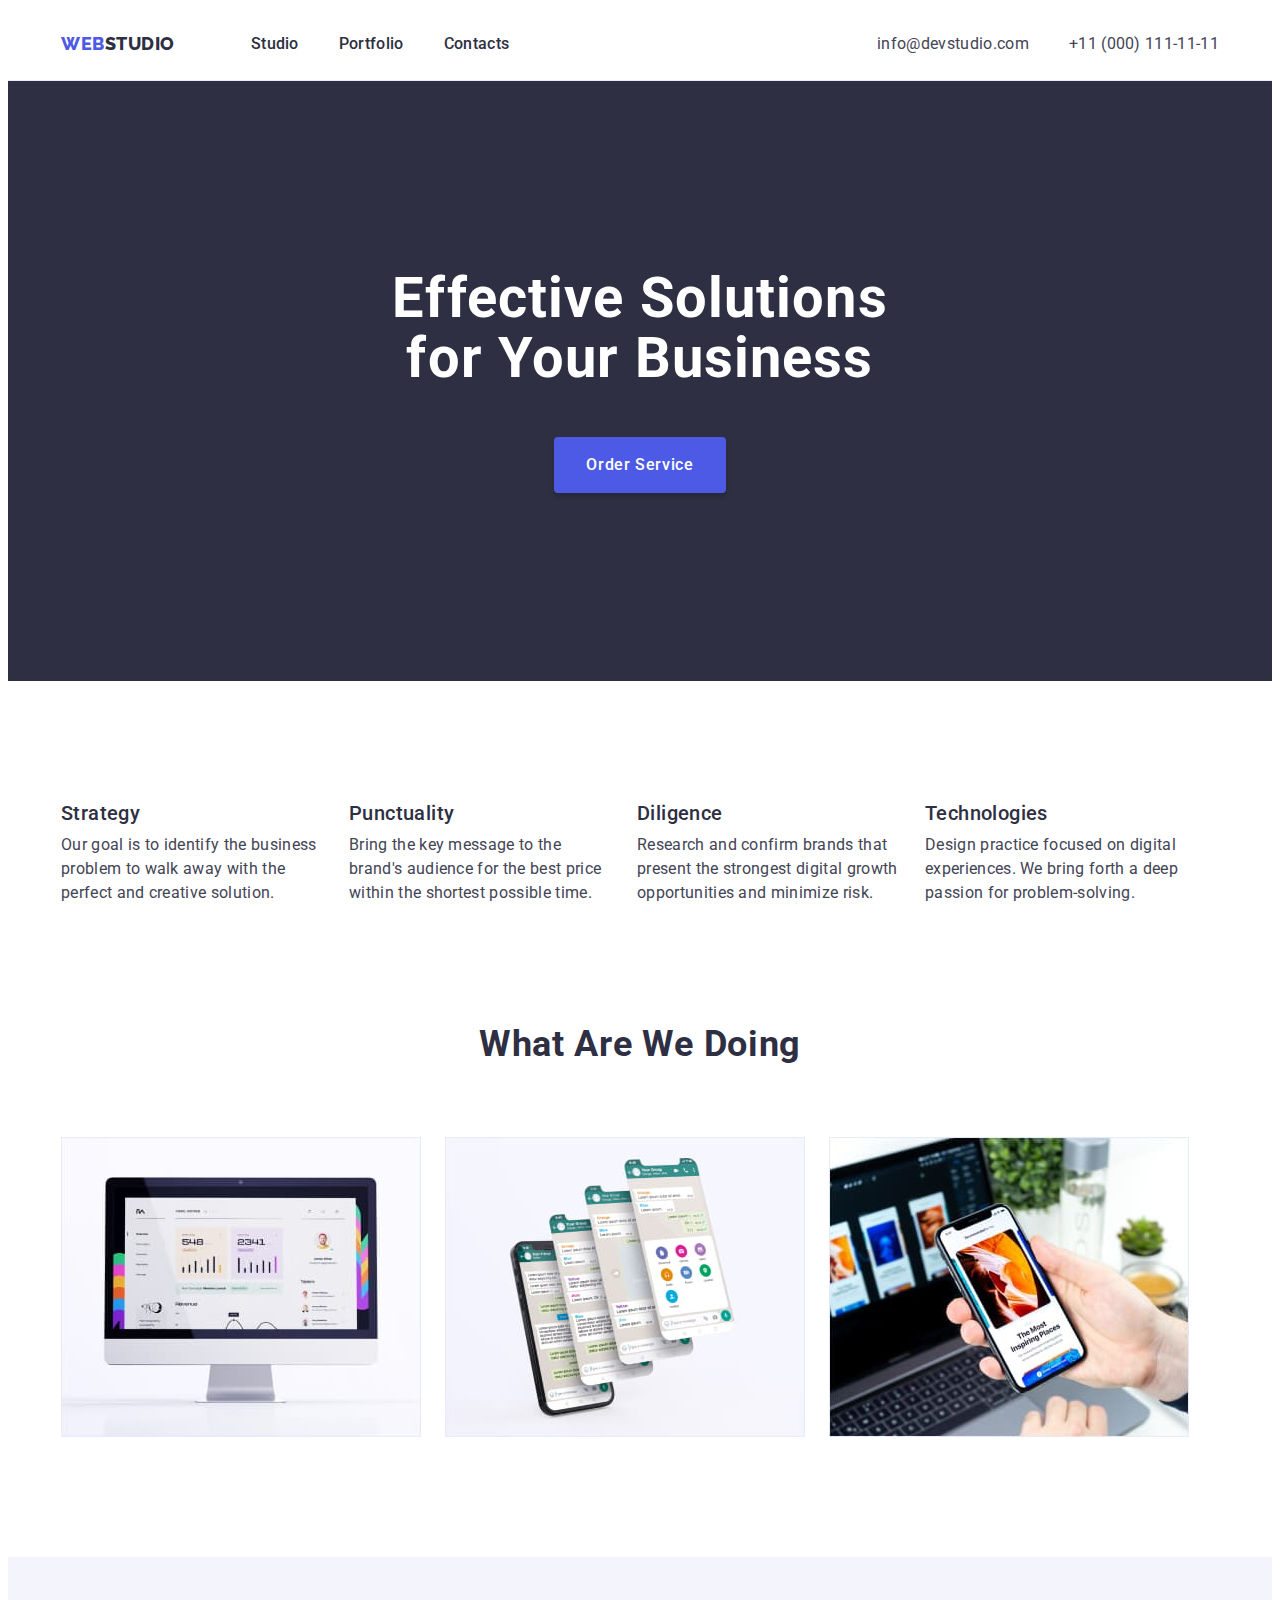
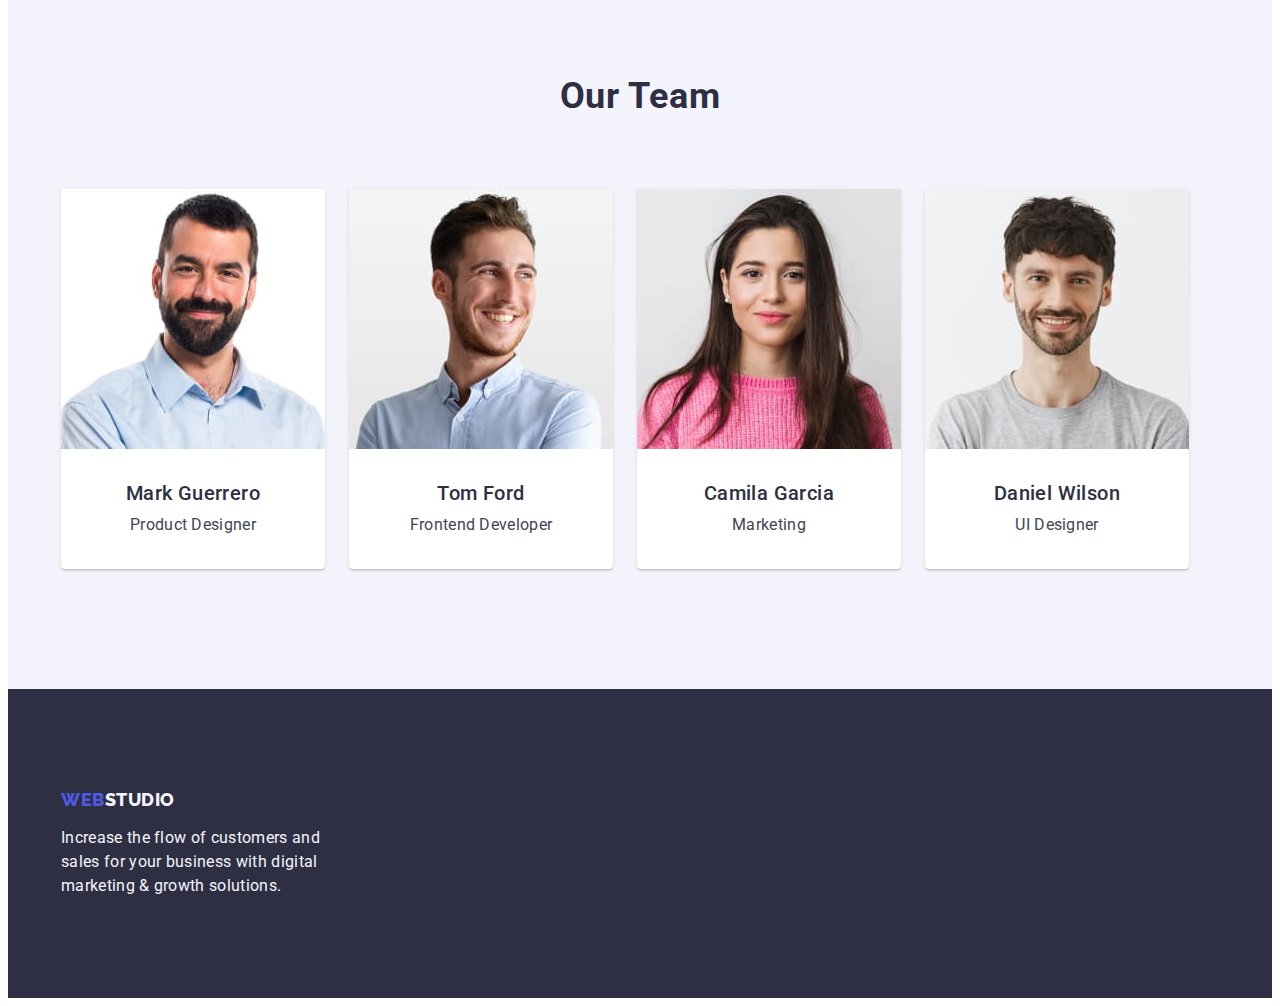
<file: index.html>
<!DOCTYPE html>
<html lang="en">
  <head>
    <meta charset="UTF-8" />
    <meta http-equiv="X-UA-Compatible" content="IE=edge" />
    <meta name="viewport" content="width=device-width, initial-scale=1.0" />
    <title>WebStudio</title>
    <link rel="preconnect" href="https://fonts.googleapis.com" />
    <link rel="preconnect" href="https://fonts.gstatic.com" crossorigin />
    <link
      href="https://fonts.googleapis.com/css2?family=Raleway:wght@800&family=Roboto:wght@400;500;700&display=swap"
      rel="stylesheet"
    />
    <link
      rel="stylesheet"
      href="https://cdnjs.cloudflare.com/ajax/libs/modern-normalize/1.1.0/modern-normalize.min.css"
      integrity="sha512-wpPYUAdjBVSE4KJnH1VR1HeZfpl1ub8YT/NKx4PuQ5NmX2tKuGu6U/JRp5y+Y8XG2tV+wKQpNHVUX03MfMFn9Q=="
      crossorigin="anonymous"
      referrerpolicy="no-referrer"
    />
    <link rel="stylesheet" href="./css/styles.css" />
  </head>
  <body>
    <header class="page-header">
      <div class="page-nav container">
        <nav class="site-nav">
          <a class="logo link" href="./index.html"
            >Web<span class="logo-navy">Studio</span></a
          >
          <ul class="nav-list list">
            <li><a class="nav-link link" href="./index.html">Studio</a></li>
            <li>
              <a class="nav-link link" href="./portfolio.html">Portfolio</a>
            </li>
            <li><a class="nav-link link" href="">Contacts</a></li>
          </ul>
        </nav>
        <address class="contacts">
          <ul class="contact-list list">
            <li>
              <a class="contact link" href="mailto:info@devstudio.com"
                >info@devstudio.com</a
              >
            </li>
            <li>
              <a class="contact link" href="tel:+110001111111"
                >+11 (000) 111-11-11</a
              >
            </li>
          </ul>
        </address>
      </div>
    </header>
    <main>
      <section class="hero">
        <h1 class="hero-title">Effective Solutions for Your Business</h1>
        <button class="hero-btn" type="button">Order Service</button>
      </section>
      <section class="advantages">
        <div class="container">
          <h2 class="visually-hidden">Our Advantages</h2>
          <ul class="adv-list list">
            <li>
              <h3 class="adv-title">Strategy</h3>
              <p class="adv-text">
                Our goal is to identify the business problem to walk away with
                the perfect and creative solution.
              </p>
            </li>
            <li>
              <h3 class="adv-title">Punctuality</h3>
              <p class="adv-text">
                Bring the key message to the brand's audience for the best price
                within the shortest possible time.
              </p>
            </li>
            <li>
              <h3 class="adv-title">Diligence</h3>
              <p class="adv-text">
                Research and confirm brands that present the strongest digital
                growth opportunities and minimize risk.
              </p>
            </li>
            <li>
              <h3 class="adv-title">Technologies</h3>
              <p class="adv-text">
                Design practice focused on digital experiences. We bring forth a
                deep passion for problem-solving.
              </p>
            </li>
          </ul>
        </div>
      </section>
      <section class="work">
        <div class="container">
          <h2 class="work-title">What are we doing</h2>
          <ul class="work-list list">
            <li>
              <img
                src="./images/img-4.jpg"
                alt="Computer monitor"
                width="360"
              />
            </li>
            <li>
              <img
                src="./images/img-5.jpg"
                alt="Mobile phone screen"
                width="360"
              />
            </li>
            <li>
              <img
                src="./images/img-6.jpg"
                alt="Arm holding a mobile phone"
                width="360"
              />
            </li>
          </ul>
        </div>
      </section>
      <section class="team">
        <div class="container">
          <h2 class="work-title">Our Team</h2>
          <ul class="team-list list">
            <li class="team-card">
              <img src="./images/img-7.jpg" alt="Mark Guerrero" width="264" />
              <h3 class="team-name">Mark Guerrero</h3>
              <p class="team-position">Product Designer</p>
            </li>
            <li class="team-card">
              <img src="./images/img-1.jpg" alt="Tom Ford" width="264" />
              <h3 class="team-name">Tom Ford</h3>
              <p class="team-position">Frontend Developer</p>
            </li>
            <li class="team-card">
              <img src="./images/img-2.jpg" alt="Camila Garcia" width="264" />
              <h3 class="team-name">Camila Garcia</h3>
              <p class="team-position">Marketing</p>
            </li>
            <li class="team-card">
              <img src="./images/img-3.jpg" alt="Daniel Wilson" width="264" />
              <h3 class="team-name">Daniel Wilson</h3>
              <p class="team-position">UI Designer</p>
            </li>
          </ul>
        </div>
      </section>
    </main>
    <footer class="footer">
      <div class="container">
        <a class="logo link" href="./index.html"
          >Web<span class="logo-cloud">Studio</span></a
        >
        <p class="footer-slogan">
          Increase the flow of customers and sales for your business with
          digital marketing & growth solutions.
        </p>
      </div>
    </footer>
  </body>
</html>
</file>
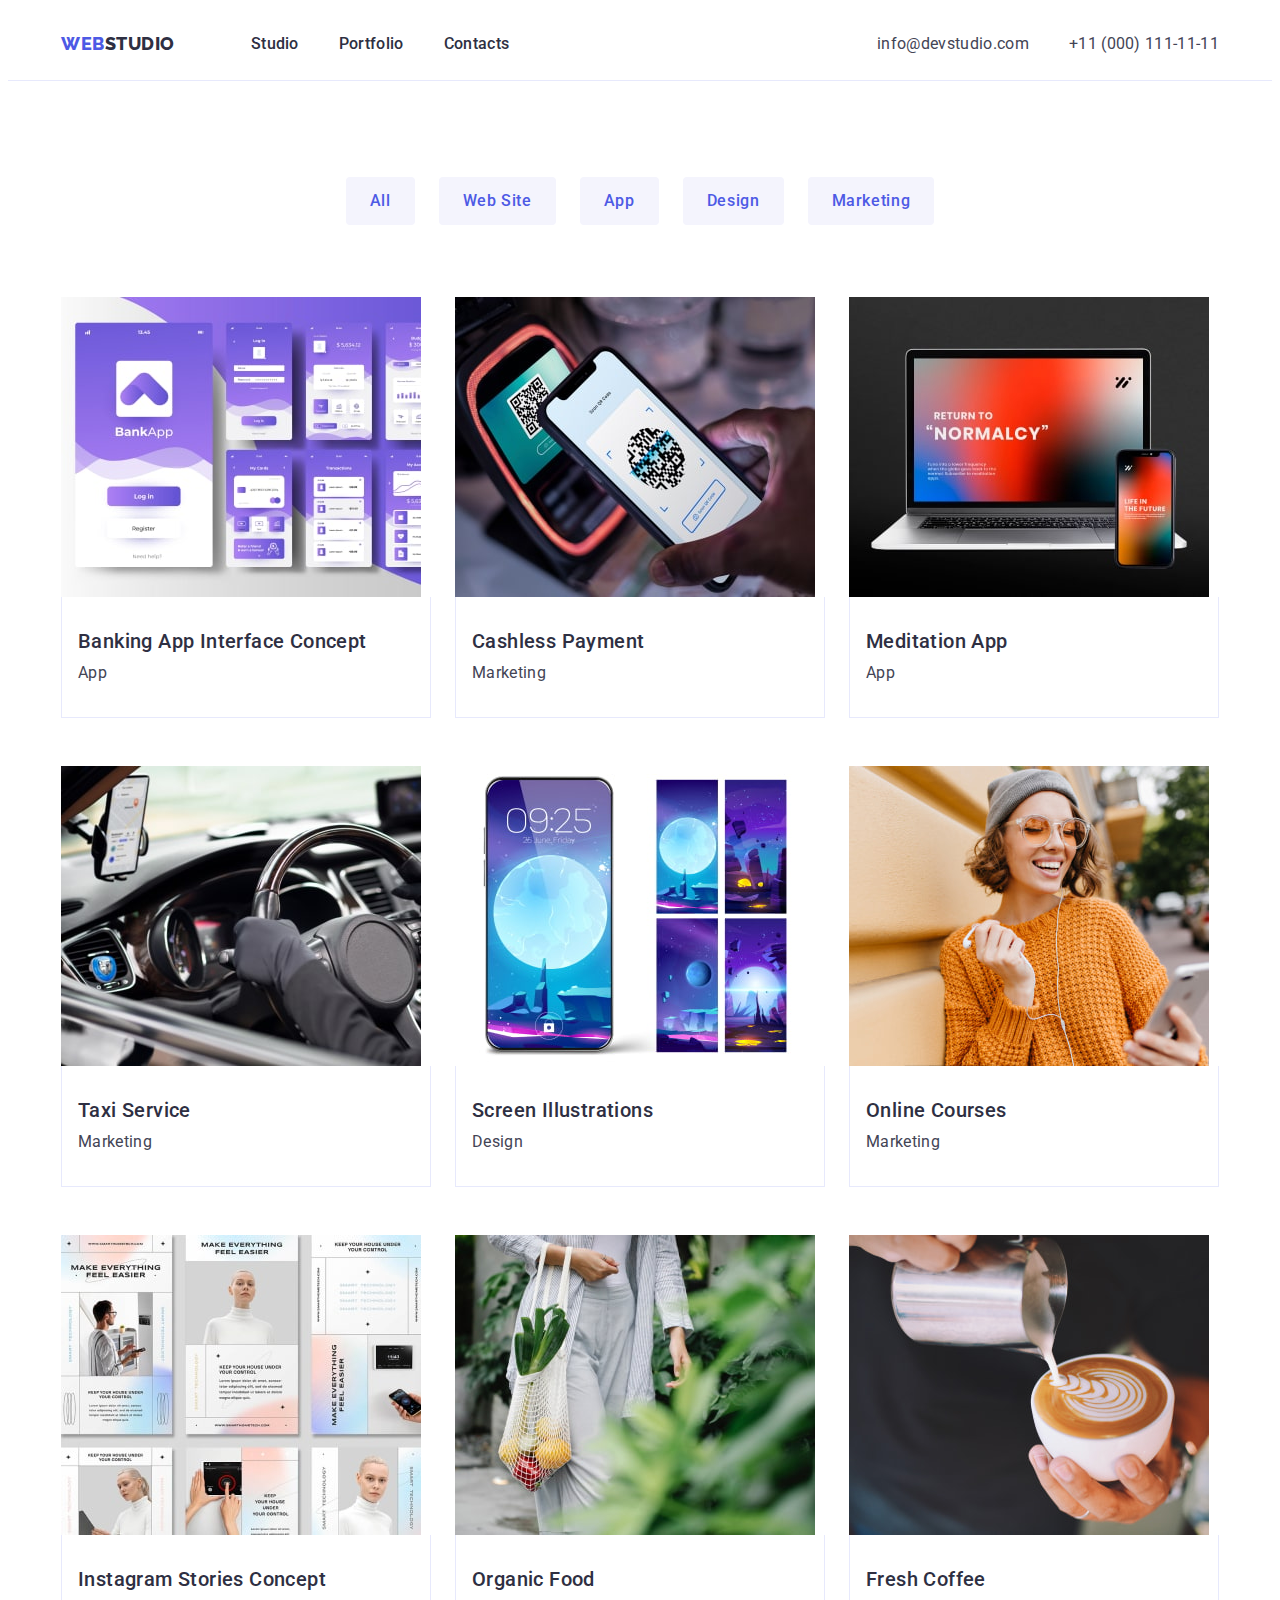
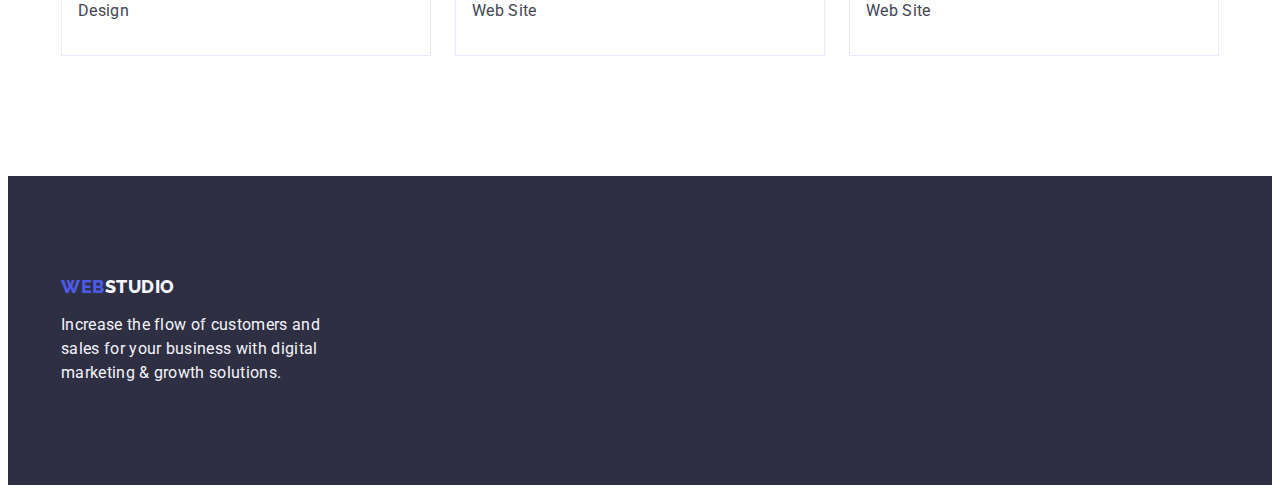
<file: portfolio.html>
<!DOCTYPE html>
<html lang="en">
  <head>
    <meta charset="UTF-8" />
    <meta http-equiv="X-UA-Compatible" content="IE=edge" />
    <meta name="viewport" content="width=device-width, initial-scale=1.0" />
    <title>Portfolio</title>
    <link rel="preconnect" href="https://fonts.googleapis.com" />
    <link rel="preconnect" href="https://fonts.gstatic.com" crossorigin />
    <link
      href="https://fonts.googleapis.com/css2?family=Raleway:wght@800&family=Roboto:wght@400;500&display=swap"
      rel="stylesheet"
    />
    <link
      rel="stylesheet"
      href="https://cdnjs.cloudflare.com/ajax/libs/modern-normalize/1.1.0/modern-normalize.min.css"
      integrity="sha512-wpPYUAdjBVSE4KJnH1VR1HeZfpl1ub8YT/NKx4PuQ5NmX2tKuGu6U/JRp5y+Y8XG2tV+wKQpNHVUX03MfMFn9Q=="
      crossorigin="anonymous"
      referrerpolicy="no-referrer"
    />
    <link rel="stylesheet" href="./css/styles.css" />
  </head>
  <body>
    <header class="page-header">
      <div class="page-nav container">
        <nav class="site-nav">
          <a class="logo link" href="./index.html"
            >Web<span class="logo-navy">Studio</span></a
          >
          <ul class="nav-list list">
            <li><a class="nav-link link" href="./index.html">Studio</a></li>
            <li>
              <a class="nav-link link" href="./portfolio.html">Portfolio</a>
            </li>
            <li><a class="nav-link link" href="">Contacts</a></li>
          </ul>
        </nav>
        <address class="contacts">
          <ul class="contact-list list">
            <li>
              <a class="contact link" href="mailto:info@devstudio.com"
                >info@devstudio.com</a
              >
            </li>
            <li>
              <a class="contact link" href="tel:+110001111111"
                >+11 (000) 111-11-11</a
              >
            </li>
          </ul>
        </address>
      </div>
    </header>
    <main>
      <section class="filter-section">
        <div class="container">
          <h1 class="visually-hidden">Our Portfolio</h1>
          <ul class="filter list">
            <li><button class="filter-btn" type="button">All</button></li>
            <li><button class="filter-btn" type="button">Web Site</button></li>
            <li><button class="filter-btn" type="button">App</button></li>
            <li><button class="filter-btn" type="button">Design</button></li>
            <li><button class="filter-btn" type="button">Marketing</button></li>
          </ul>
          <ul class="card-list list">
            <li class="card">
              <a class="link" href="">
                <img
                  src="./images/portfolio/img-8-min.jpg"
                  width="360"
                  height="300"
                  alt="Banking App Interface Concept"
                />
                <div class="card-border">
                  <h2 class="card-title">Banking App Interface Concept</h2>
                  <p class="card-text">App</p>
                </div>
              </a>
            </li>
            <li class="card">
              <a class="link" href="">
                <img
                  src="./images/portfolio/img-7-min.jpg"
                  width="360"
                  height="300"
                  alt="Cashless Payment"
                />
                <div class="card-border">
                  <h2 class="card-title">Cashless Payment</h2>
                  <p class="card-text">Marketing</p>
                </div>
              </a>
            </li>
            <li class="card">
              <a class="link" href="">
                <img
                  src="./images/portfolio/img-6-min.jpg"
                  width="360"
                  height="300"
                  alt="Meditation App"
                />
                <div class="card-border">
                  <h2 class="card-title">Meditation App</h2>
                  <p class="card-text">App</p>
                </div>
              </a>
            </li>
            <li class="card">
              <a class="link" href="">
                <img
                  src="./images/portfolio/img-5-min.jpg"
                  width="360"
                  height="300"
                  alt="Taxi Service"
                />
                <div class="card-border">
                  <h2 class="card-title">Taxi Service</h2>
                  <p class="card-text">Marketing</p>
                </div>
              </a>
            </li>
            <li class="card">
              <a class="link" href="">
                <img
                  src="./images/portfolio/img-4-min.jpg"
                  width="360"
                  height="300"
                  alt="Screen Illustrations"
                />
                <div class="card-border">
                  <h2 class="card-title">Screen Illustrations</h2>
                  <p class="card-text">Design</p>
                </div>
              </a>
            </li>
            <li class="card">
              <a class="link" href="">
                <img
                  src="./images/portfolio/img-3-min.jpg"
                  width="360"
                  height="300"
                  alt="Smiling Girl on the Street in Sunglasses with IPhone in Her Hand"
                />
                <div class="card-border">
                  <h2 class="card-title">Online Courses</h2>
                  <p class="card-text">Marketing</p>
                </div>
              </a>
            </li>
            <li class="card">
              <a class="link" href="">
                <img
                  src="./images/portfolio/img-2-min.jpg"
                  width="360"
                  height="300"
                  alt="Instagram Stories Concept"
                />
                <div class="card-border">
                  <h2 class="card-title">Instagram Stories Concept</h2>
                  <p class="card-text">Design</p>
                </div>
              </a>
            </li>
            <li class="card">
              <a class="link" href="">
                <img
                  src="./images/portfolio/img-1-min.jpg"
                  width="360"
                  height="300"
                  alt="A Woman Hanging a Bag with Fruites"
                />
                <div class="card-border">
                  <h2 class="card-title">Organic Food</h2>
                  <p class="card-text">Web Site</p>
                </div>
              </a>
            </li>
            <li class="card">
              <a class="link" href="">
                <img
                  src="./images/portfolio/img-min.jpg"
                  width="360"
                  height="300"
                  alt="A Cup of Coffee with Nice Design"
                />
                <div class="card-border">
                  <h2 class="card-title">Fresh Coffee</h2>
                  <p class="card-text">Web Site</p>
                </div>
              </a>
            </li>
          </ul>
        </div>
      </section>
    </main>
    <footer class="footer">
      <div class="container">
        <a class="logo link" href="./index.html"
          >Web<span class="logo-cloud">Studio</span></a
        >
        <p class="footer-slogan">
          Increase the flow of customers and sales for your business with
          digital marketing & growth solutions.
        </p>
      </div>
    </footer>
  </body>
</html>
</file>
<file: css/styles.css>
:root {
  --primary-text-color: #4d5ae5;
  --headings-color: #2e2f42;
  --text-color: #434455;
  --background-color: #ffffff;
  --lightmode-color: #f4f4fd;
  --pressed-state-color: #404bbf;
  --accent-color: #e7e9fc;
}
p,
h1,
h2,
h3,
h4,
h5,
h6 {
  margin: 0;
}
ul {
  margin: 0;
  padding-left: 0;
}
img {
  display: block;
}
button {
  cursor: pointer;
}
body {
  background-color: var(--background-color);
  font-family: "Roboto", sans-serif;
  color: var(--text-color);
}

.link {
  text-decoration: none;
}
.list {
  list-style: none;
}
.container {
  width: 1158px;
  padding: 0 15px;
  margin: 0 auto;
}
/* ------------------Header-------------- */
.page-header {
  border-bottom: 1px solid var(--accent-color);
}
.logo {
  color: var(--primary-text-color);
  font-family: "Raleway", sans-serif;
  font-weight: 800;
  font-size: 18px;
  line-height: 1.17;
  letter-spacing: 0.03em;
  text-transform: uppercase;
}
.logo-navy {
  color: var(--headings-color);
}
.page-nav {
  display: flex;
}
.site-nav {
  display: flex;
  align-items: center;
}
.nav-list {
  display: flex;
  margin-left: 76px;
}
.nav-link {
  display: block;
  padding-top: 24px;
  padding-bottom: 24px;

  color: var(--headings-color);
  font-weight: 500;
  font-size: 16px;
  line-height: 1.5;
  letter-spacing: 0.02em;
}
.nav-list li:not(:last-child) {
  margin-right: 40px;
}
.contacts {
  font-style: normal;
  margin-left: auto;
}
.contact-list {
  display: flex;
}
.contact-list li:not(:last-child) {
  margin-right: 40px;
}
.contact {
  display: block;
  padding-top: 24px;
  padding-bottom: 24px;

  color: inherit;
  font-weight: 400;
  font-size: 16px;
  line-height: 1.5;
  letter-spacing: 0.02em;
}
.nav-link:hover,
.nav-link:focus,
.contact:hover,
.contact:focus {
  color: var(--pressed-state-color);
}
/* -------------Main Studio-------------------- */
.hero {
  background-color: var(--headings-color);
  text-align: center;
  padding-top: 188px;
  padding-bottom: 188px;
}
.hero-title {
  width: 496px;
  margin: 0 auto;

  color: var(--background-color);
  font-size: 56px;
  line-height: 1.07;
  letter-spacing: 0.02em;
}
.hero-btn {
  border-radius: 4px;
  border: none;
  padding: 16px 32px;
  display: inline-block;
  min-width: 169px;
  text-align: center;
  margin-top: 48px;

  background-color: var(--primary-text-color);
  box-shadow: 0px 4px 4px rgba(0, 0, 0, 0.15);
  color: var(--background-color);
  font-weight: 500;
  font-size: 16px;
  line-height: 1.5;
  letter-spacing: 0.04em;
  font-family: inherit;
}
.hero-btn:hover,
.hero-btn:focus {
  background-color: var(--pressed-state-color);
}
.visually-hidden {
  position: absolute;
  width: 1px;
  height: 1px;
  margin: -1px;
  border: 0;
  padding: 0;

  white-space: nowrap;
  clip-path: inset(100%);
  clip: rect(0 0 0 0);
  overflow: hidden;
}
.advantages {
  padding: 120px 0;
}
.adv-list {
  display: flex;
}
.adv-list li {
  width: 264px;
}
.adv-list li:not(:last-child) {
  margin-right: 24px;
}

.adv-title {
  margin-bottom: 8px;

  color: var(--headings-color);
  font-weight: 500;
  font-size: 20px;
  line-height: 1.2;
  letter-spacing: 0.02em;
}
.adv-text {
  font-size: 16px;
  line-height: 1.5;
  letter-spacing: 0.02em;
}
.work {
  padding-bottom: 120px;
}
.work-title {
  margin-bottom: 72px;

  color: var(--headings-color);
  font-size: 36px;
  line-height: 1.11;
  text-align: center;
  letter-spacing: 0.02em;
  text-transform: capitalize;
}
.work-list {
  display: flex;
}
.work-list li:not(:last-child) {
  margin-right: 24px;
}
.team {
  background-color: var(--lightmode-color);
  padding: 120px 0;
}
.team-list {
  display: flex;
}
.team-card {
  background-color: var(--background-color);
  margin-right: 24px;
  box-shadow: 0px 1px 6px rgba(46, 47, 66, 0.08),
    0px 1px 1px rgba(46, 47, 66, 0.16), 0px 2px 1px rgba(46, 47, 66, 0.08);
  border-radius: 0px 0px 4px 4px;
}
.team-card:last-child {
  margin-right: 0;
}
.team-name {
  margin-top: 32px;
  margin-bottom: 8px;

  color: var(--headings-color);
  font-weight: 500;
  font-size: 20px;
  line-height: 1.2;
  text-align: center;
  letter-spacing: 0.02em;
}
.team-position {
  margin-bottom: 32px;

  font-size: 16px;
  line-height: 1.5;
  text-align: center;
  letter-spacing: 0.02em;
}

/* ----------------Main Portfolio------------- */
.filter-section {
  padding-top: 96px;
  padding-bottom: 120px;
}
.filter {
  display: flex;
  justify-content: center;
  margin-bottom: 72px;
}
.filter li:not(:last-child) {
  margin-right: 24px;
}
.filter-btn {
  padding: 12px 24px;
  border: 1 px solid var(--accent-color);
  border-radius: 4px;

  color: var(--primary-text-color);
  font-weight: 500;
  font-size: 16px;
  line-height: 1.5;
  letter-spacing: 0.04em;
  background-color: var(--lightmode-color);
  font-family: inherit;
}
.filter-btn:hover,
.filter-btn:focus {
  color: var(--background-color);
  background-color: var(--pressed-state-color);
}

.card-list {
  display: flex;
  flex-wrap: wrap;
}
.card {
  margin-right: 24px;
  margin-bottom: 48px;
  width: calc((100% - 48px) / 3);
}
.card:nth-child(3n) {
  margin-right: 0;
}
.card:nth-last-child(-n + 3) {
  margin-bottom: 0;
}
.card-border {
  border: 1px solid var(--accent-color);
  border-top: none;
}
.card-title {
  padding-left: 16px;
  padding-top: 32px;
  padding-bottom: 8px;

  color: var(--headings-color);
  font-weight: 500;
  font-size: 20px;
  line-height: 1.2;
  letter-spacing: 0.02em;
}
.card-text {
  padding-bottom: 32px;
  padding-left: 16px;
  color: var(--text-color);
  font-size: 16px;
  line-height: 1.5;
  letter-spacing: 0.02em;
}
/* ------------Footer---------------- */
.footer-slogan {
  margin-top: 16px;
  width: 264px;

  color: var(--lightmode-color);
  font-size: 16px;
  line-height: 1.5;
  letter-spacing: 0.02em;
}
.footer {
  background-color: var(--headings-color);
  padding: 100px 0;
}
.logo-cloud {
  color: var(--lightmode-color);
}
</file>
